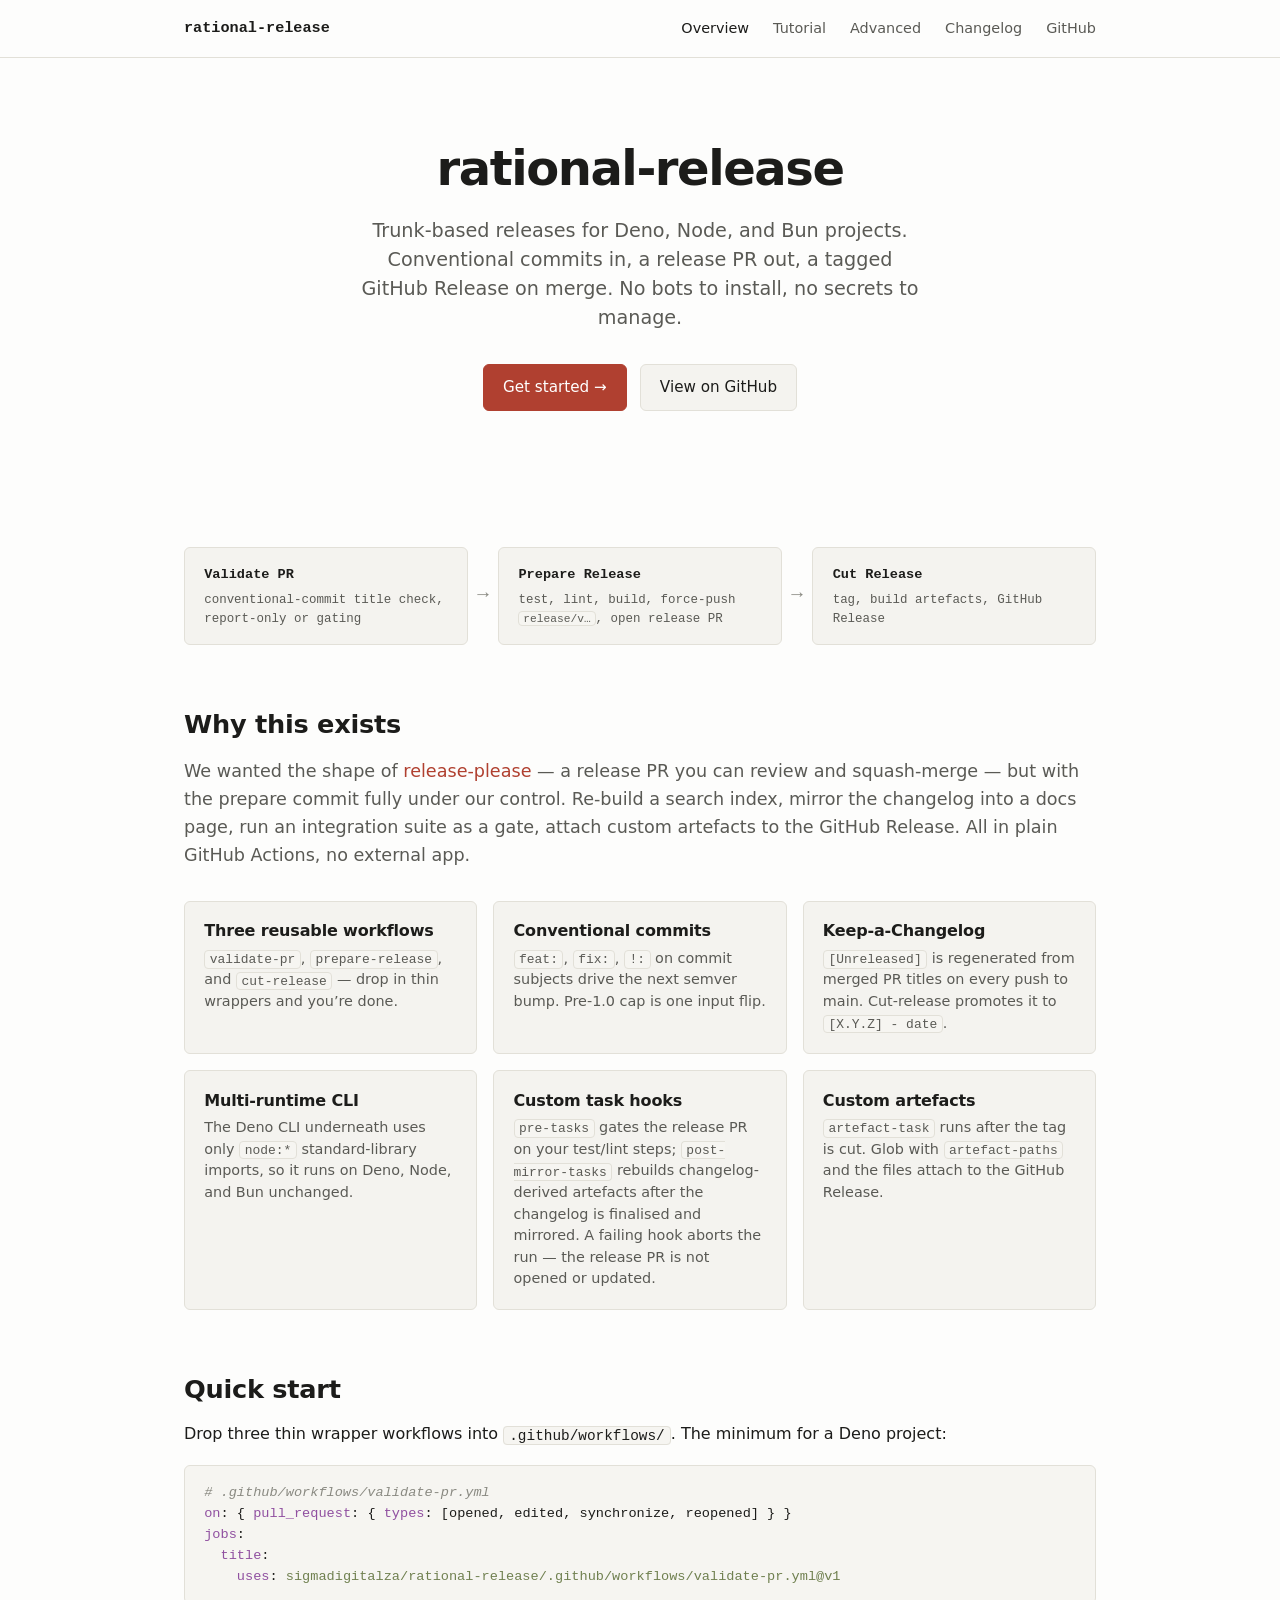
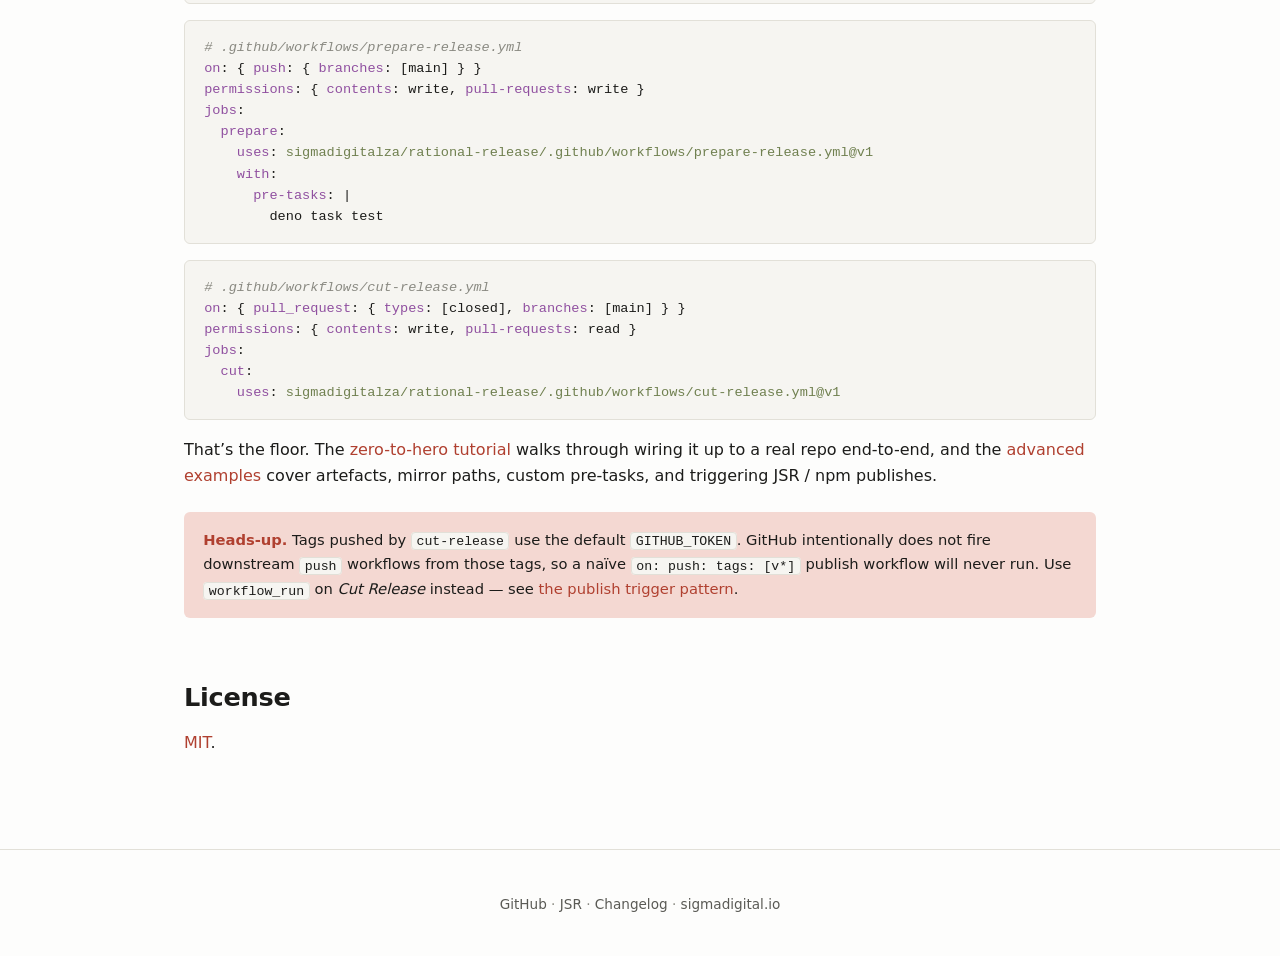
<file: docs/index.html>
<!doctype html>
<html lang="en">
<head>
  <meta charset="utf-8">
  <meta name="viewport" content="width=device-width, initial-scale=1">
  <title>rational-release — trunk-based releases for Deno, Node, and Bun</title>
  <meta name="description" content="Reusable GitHub Actions workflows and a thin CLI for trunk-based, conventional-commit-driven releases with a release-PR gate.">
  <link rel="stylesheet" href="assets/styles.css">
</head>
<body>
  <header class="site-header">
    <div class="site-header-inner">
      <a href="./" class="brand">rational-release</a>
      <nav class="nav">
        <a href="./" class="current">Overview</a>
        <a href="tutorial.html">Tutorial</a>
        <a href="advanced.html">Advanced</a>
        <a href="changelog.html">Changelog</a>
        <a href="https://github.com/sigmadigitalza/rational-release">GitHub</a>
      </nav>
    </div>
  </header>

  <section class="hero">
    <h1>rational-release</h1>
    <p class="tagline">
      Trunk-based releases for Deno, Node, and Bun projects.
      Conventional commits in, a release PR out, a tagged GitHub Release on merge.
      No bots to install, no secrets to manage.
    </p>
    <div class="hero-ctas">
      <a class="btn btn-primary" href="tutorial.html">Get started →</a>
      <a class="btn" href="https://github.com/sigmadigitalza/rational-release">View on GitHub</a>
    </div>
  </section>

  <main class="container-wide">

    <div class="flow">
      <div class="flow-step">
        <div class="flow-step-title">Validate PR</div>
        <div class="flow-step-body">conventional-commit title check, report-only or gating</div>
      </div>
      <div class="flow-arrow">→</div>
      <div class="flow-step">
        <div class="flow-step-title">Prepare Release</div>
        <div class="flow-step-body">test, lint, build, force-push <code>release/v…</code>, open release PR</div>
      </div>
      <div class="flow-arrow">→</div>
      <div class="flow-step">
        <div class="flow-step-title">Cut Release</div>
        <div class="flow-step-body">tag, build artefacts, GitHub Release</div>
      </div>
    </div>

    <h2>Why this exists</h2>

    <p class="lead">
      We wanted the shape of <a href="https://github.com/googleapis/release-please">release-please</a> &mdash;
      a release PR you can review and squash-merge &mdash; but with the prepare commit fully under our control.
      Re-build a search index, mirror the changelog into a docs page, run an integration suite as a gate,
      attach custom artefacts to the GitHub Release. All in plain GitHub Actions, no external app.
    </p>

    <div class="features">
      <div class="feature">
        <h3>Three reusable workflows</h3>
        <p>
          <code>validate-pr</code>, <code>prepare-release</code>, and <code>cut-release</code> &mdash;
          drop in thin wrappers and you&rsquo;re done.
        </p>
      </div>
      <div class="feature">
        <h3>Conventional commits</h3>
        <p>
          <code>feat:</code>, <code>fix:</code>, <code>!:</code> on commit subjects drive the next semver bump.
          Pre-1.0 cap is one input flip.
        </p>
      </div>
      <div class="feature">
        <h3>Keep-a-Changelog</h3>
        <p>
          <code>[Unreleased]</code> is regenerated from merged PR titles on every push to main.
          Cut-release promotes it to <code>[X.Y.Z] - date</code>.
        </p>
      </div>
      <div class="feature">
        <h3>Multi-runtime CLI</h3>
        <p>
          The Deno CLI underneath uses only <code>node:*</code> standard-library imports,
          so it runs on Deno, Node, and Bun unchanged.
        </p>
      </div>
      <div class="feature">
        <h3>Custom task hooks</h3>
        <p>
          <code>pre-tasks</code> gates the release PR on your test/lint steps;
          <code>post-mirror-tasks</code> rebuilds changelog-derived artefacts after the
          changelog is finalised and mirrored. A failing hook aborts the run — the
          release PR is not opened or updated.
        </p>
      </div>
      <div class="feature">
        <h3>Custom artefacts</h3>
        <p>
          <code>artefact-task</code> runs after the tag is cut. Glob with <code>artefact-paths</code>
          and the files attach to the GitHub Release.
        </p>
      </div>
    </div>

    <h2>Quick start</h2>

    <p>
      Drop three thin wrapper workflows into <code>.github/workflows/</code>.
      The minimum for a Deno project:
    </p>

<pre><code><span class="tok-c"># .github/workflows/validate-pr.yml</span>
<span class="tok-k">on</span>: { <span class="tok-k">pull_request</span>: { <span class="tok-k">types</span>: [opened, edited, synchronize, reopened] } }
<span class="tok-k">jobs</span>:
  <span class="tok-k">title</span>:
    <span class="tok-k">uses</span>: <span class="tok-s">sigmadigitalza/rational-release/.github/workflows/validate-pr.yml@v1</span></code></pre>

<pre><code><span class="tok-c"># .github/workflows/prepare-release.yml</span>
<span class="tok-k">on</span>: { <span class="tok-k">push</span>: { <span class="tok-k">branches</span>: [main] } }
<span class="tok-k">permissions</span>: { <span class="tok-k">contents</span>: write, <span class="tok-k">pull-requests</span>: write }
<span class="tok-k">jobs</span>:
  <span class="tok-k">prepare</span>:
    <span class="tok-k">uses</span>: <span class="tok-s">sigmadigitalza/rational-release/.github/workflows/prepare-release.yml@v1</span>
    <span class="tok-k">with</span>:
      <span class="tok-k">pre-tasks</span>: |
        deno task test</code></pre>

<pre><code><span class="tok-c"># .github/workflows/cut-release.yml</span>
<span class="tok-k">on</span>: { <span class="tok-k">pull_request</span>: { <span class="tok-k">types</span>: [closed], <span class="tok-k">branches</span>: [main] } }
<span class="tok-k">permissions</span>: { <span class="tok-k">contents</span>: write, <span class="tok-k">pull-requests</span>: read }
<span class="tok-k">jobs</span>:
  <span class="tok-k">cut</span>:
    <span class="tok-k">uses</span>: <span class="tok-s">sigmadigitalza/rational-release/.github/workflows/cut-release.yml@v1</span></code></pre>

    <p>
      That&rsquo;s the floor. The
      <a href="tutorial.html">zero-to-hero tutorial</a> walks through wiring it up to a real repo end-to-end,
      and the <a href="advanced.html">advanced examples</a> cover artefacts, mirror paths, custom pre-tasks,
      and triggering JSR / npm publishes.
    </p>

    <div class="callout">
      <strong>Heads-up.</strong> Tags pushed by <code>cut-release</code> use the default
      <code>GITHUB_TOKEN</code>. GitHub intentionally does not fire downstream <code>push</code> workflows
      from those tags, so a naïve <code>on: push: tags: [v*]</code> publish workflow will never run.
      Use <code>workflow_run</code> on <em>Cut Release</em> instead &mdash;
      see <a href="advanced.html#publish">the publish trigger pattern</a>.
    </div>

    <h2>License</h2>
    <p><a href="https://github.com/sigmadigitalza/rational-release/blob/main/LICENSE">MIT</a>.</p>

  </main>

  <footer class="site-footer">
    <p>
      <a href="https://github.com/sigmadigitalza/rational-release">GitHub</a>
      &middot;
      <a href="https://jsr.io/@sigmadigitalza/rational-release">JSR</a>
      &middot;
      <a href="changelog.html">Changelog</a>
      &middot;
      <a href="https://sigmadigital.io">sigmadigital.io</a>
    </p>
  </footer>

</body>
</html>
</file>
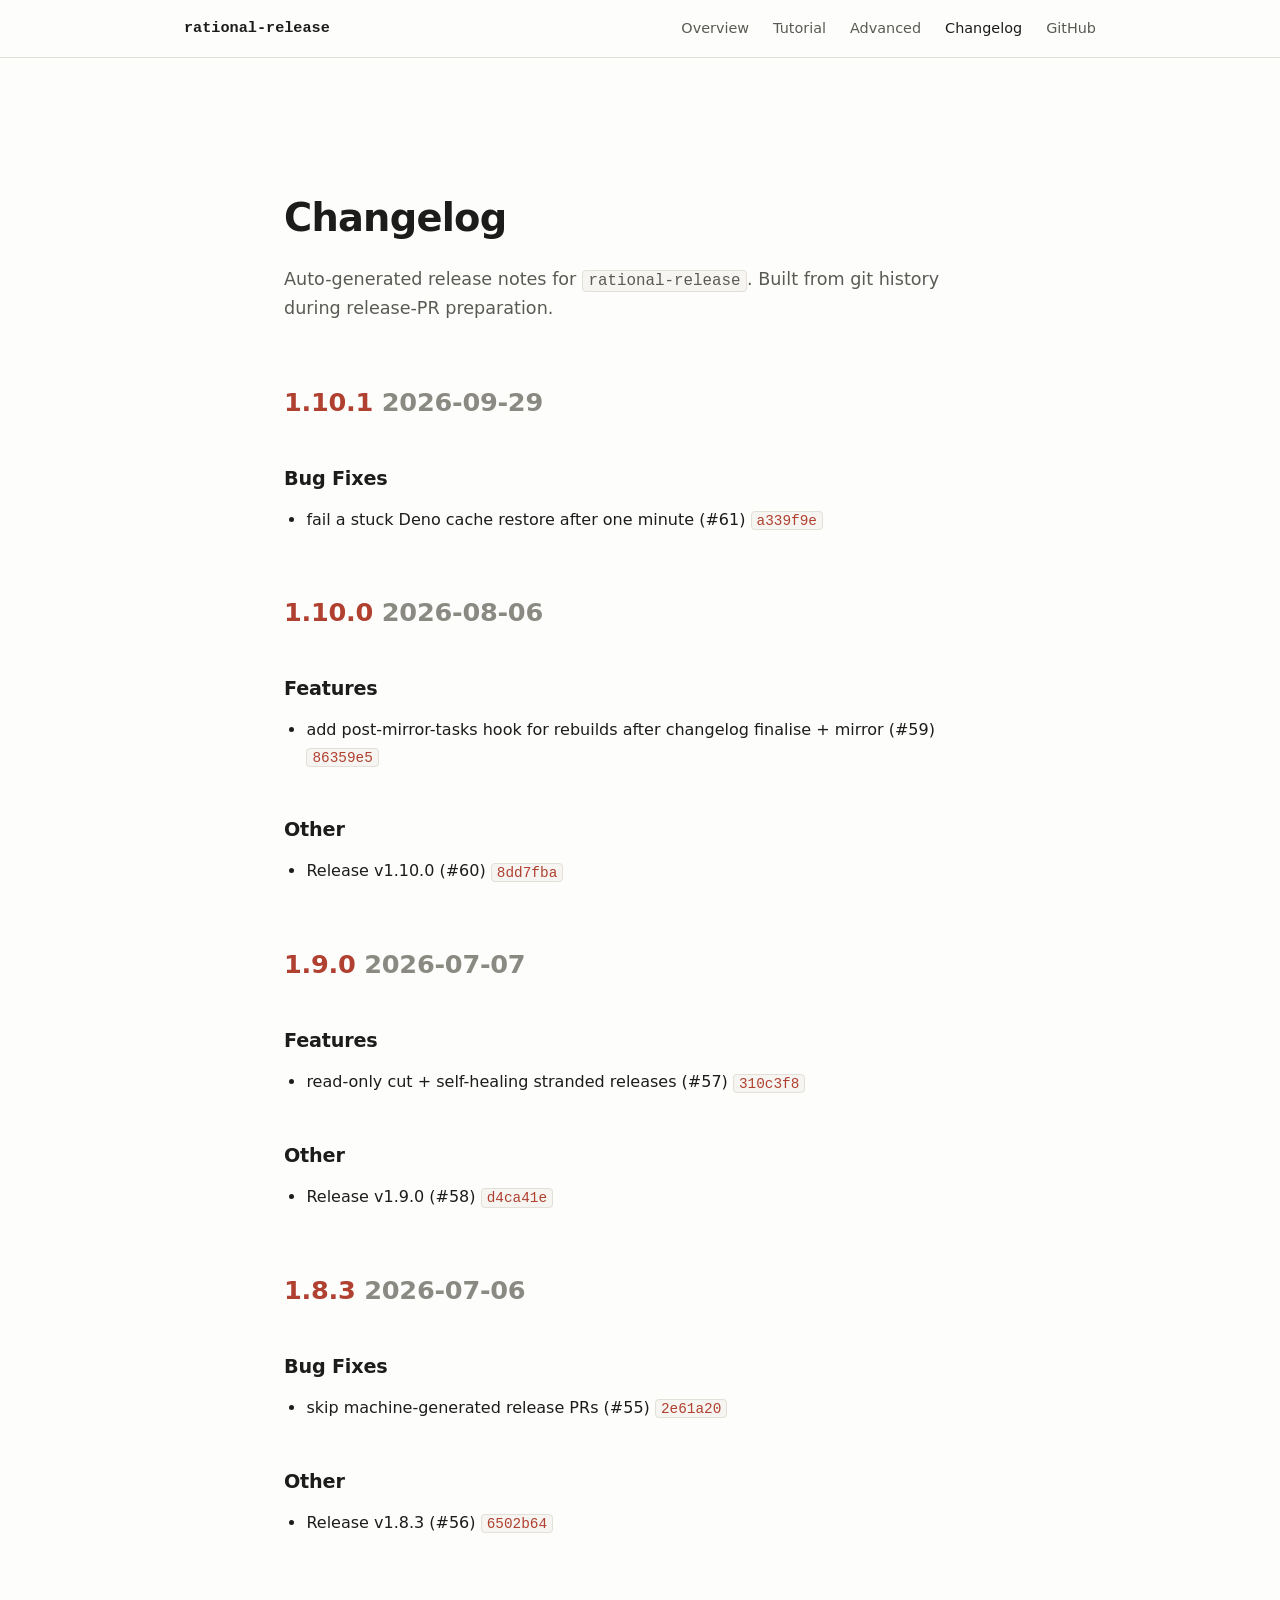
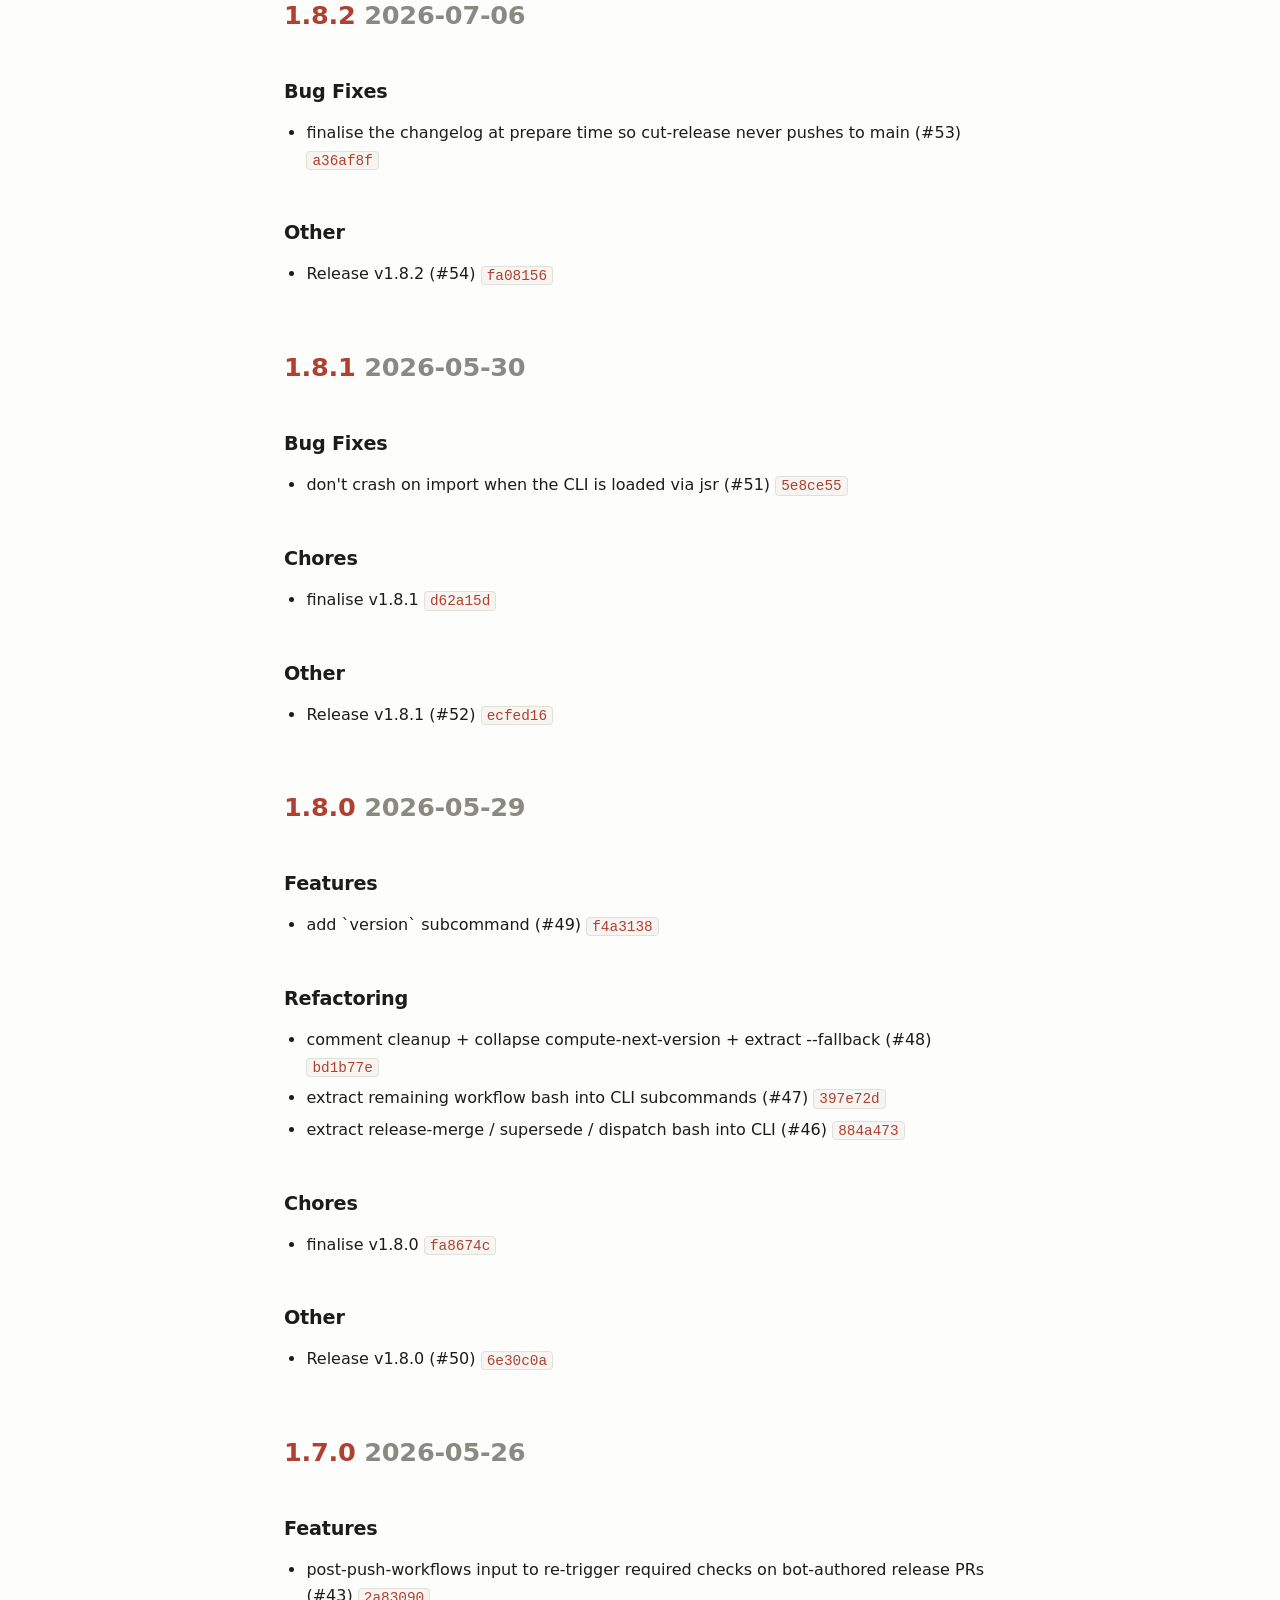
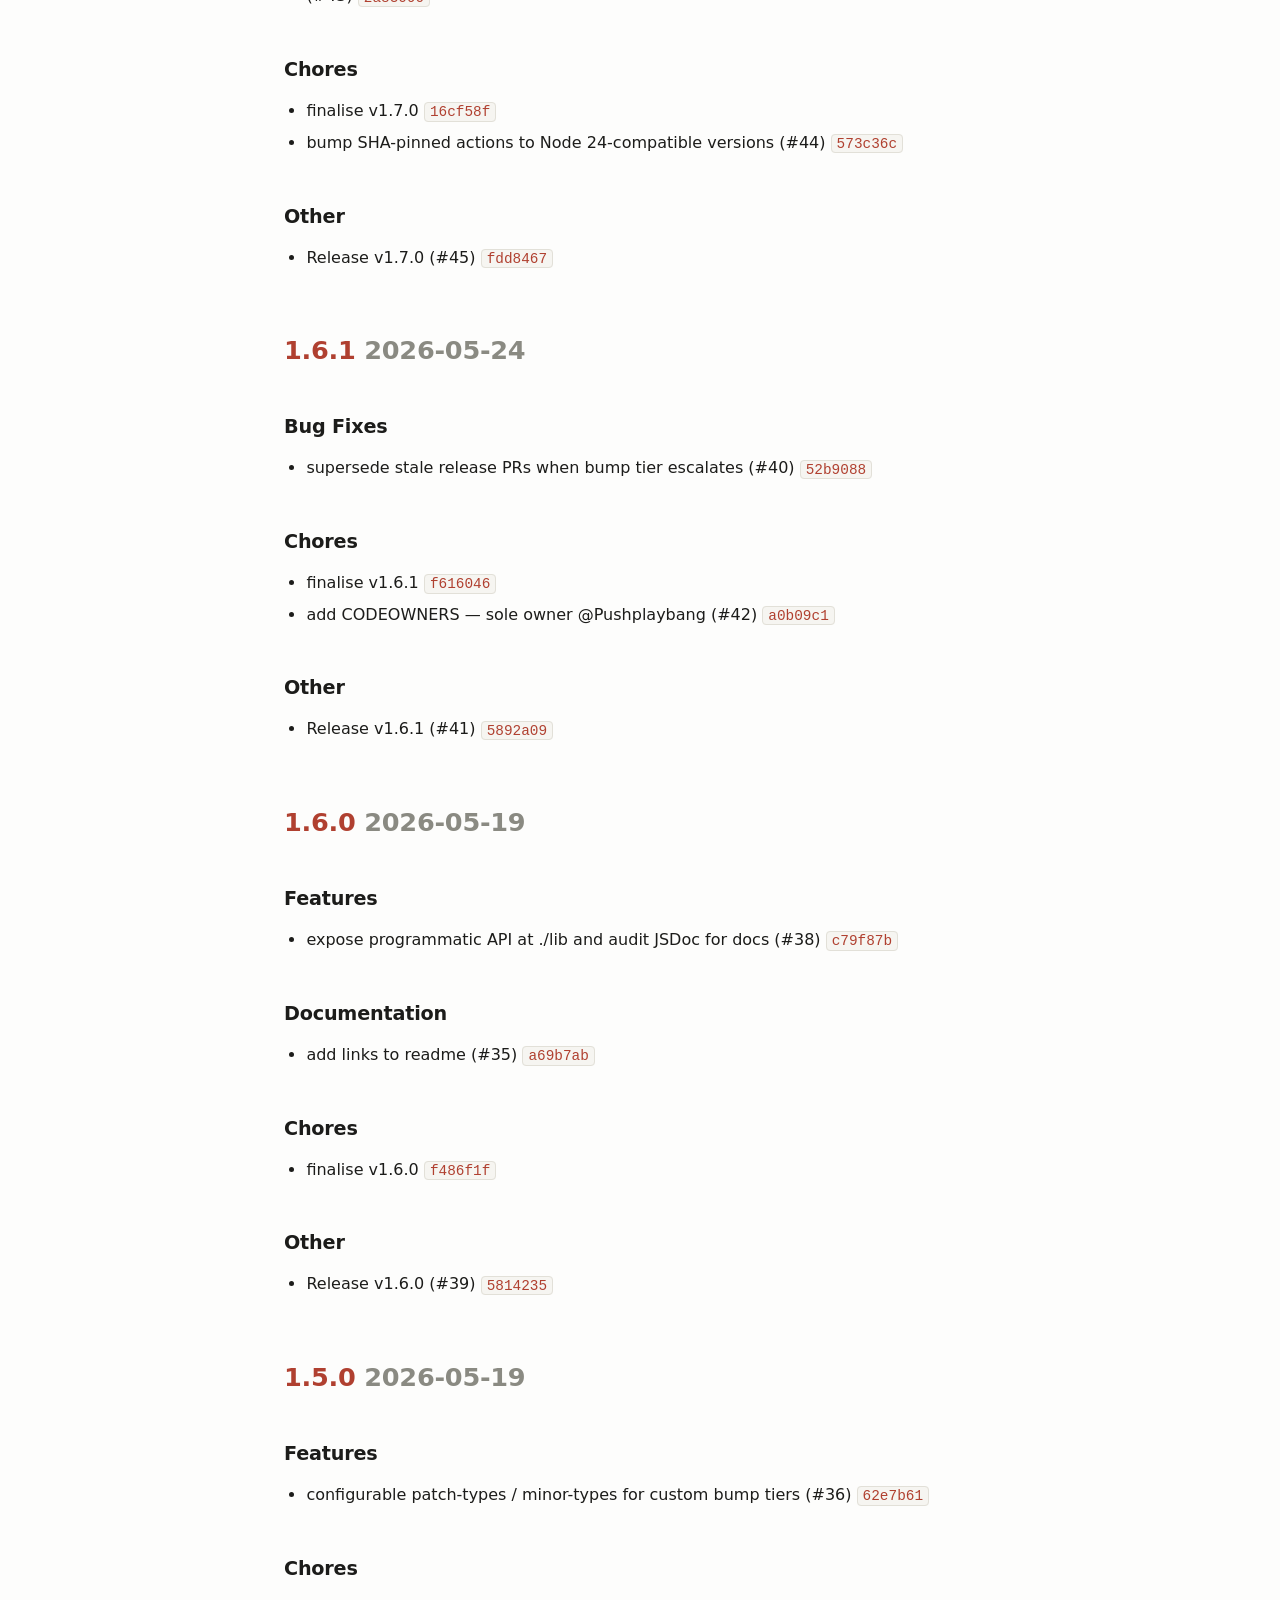
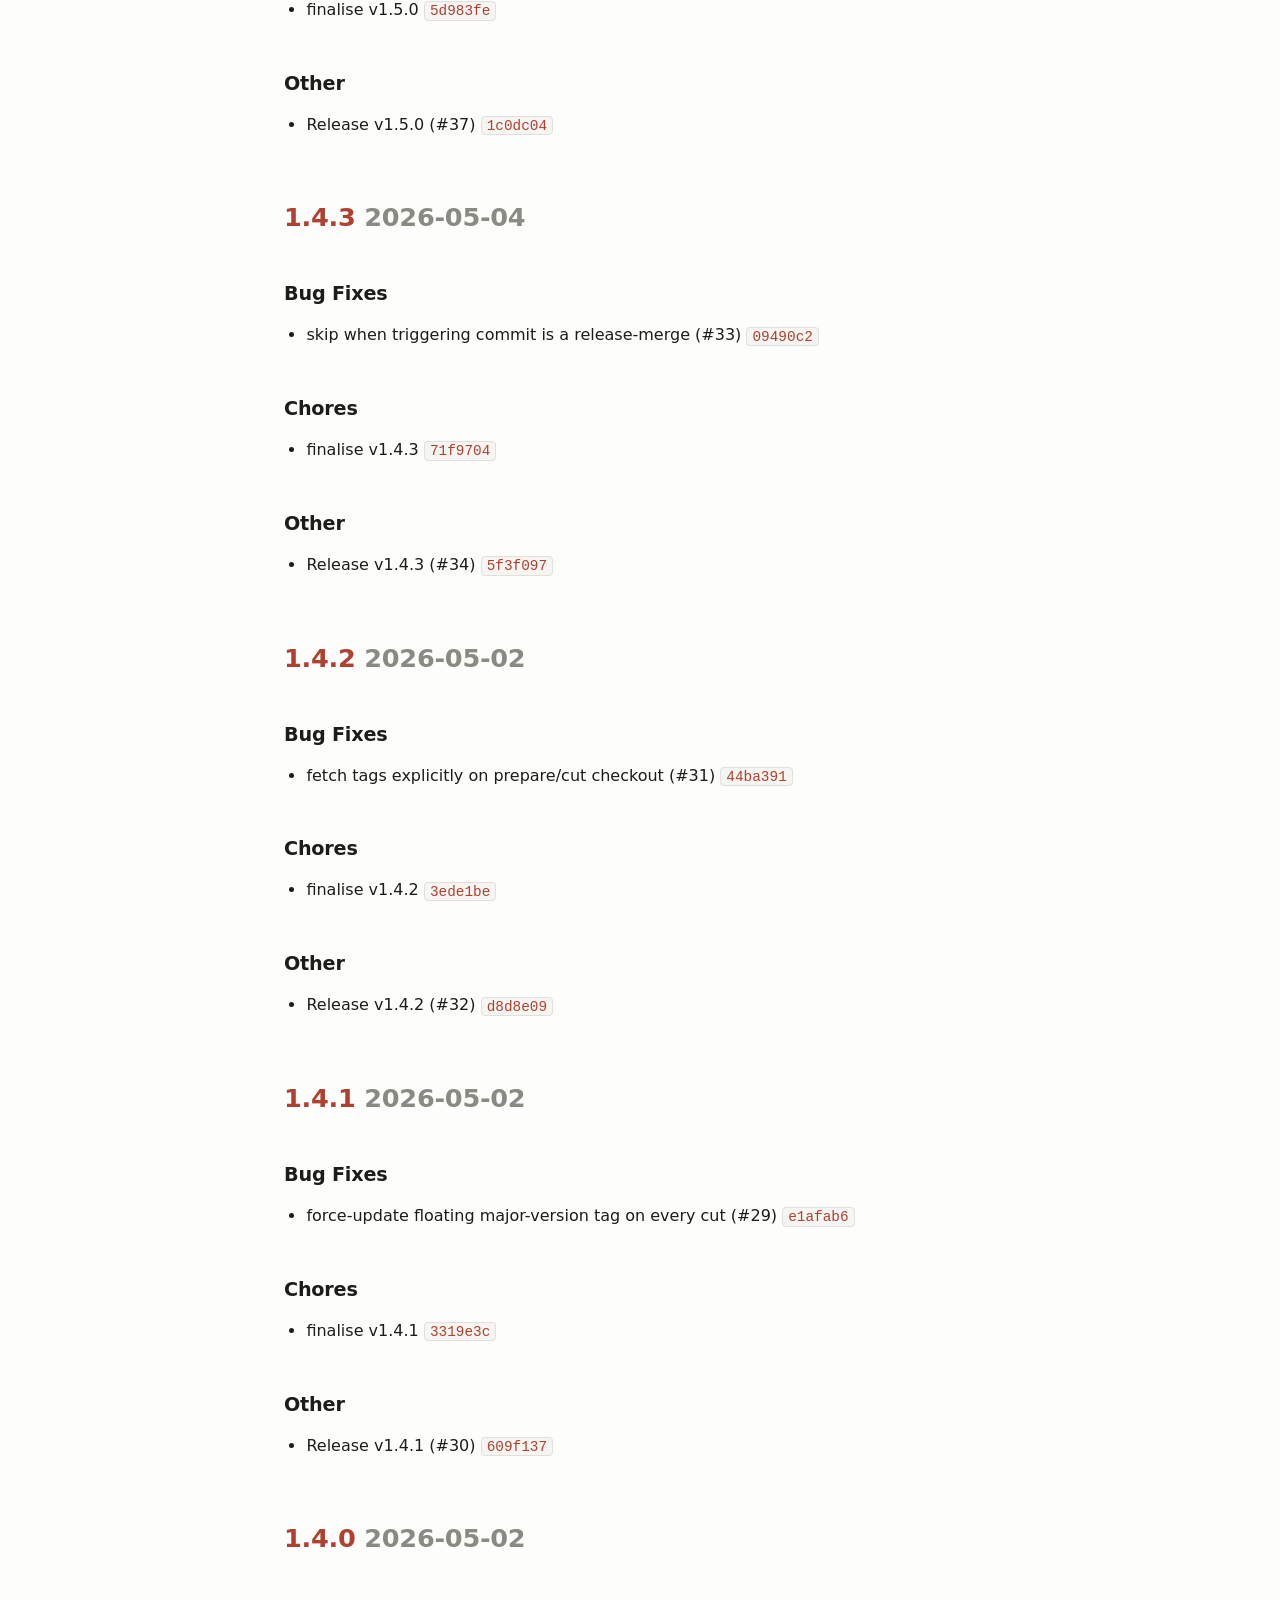
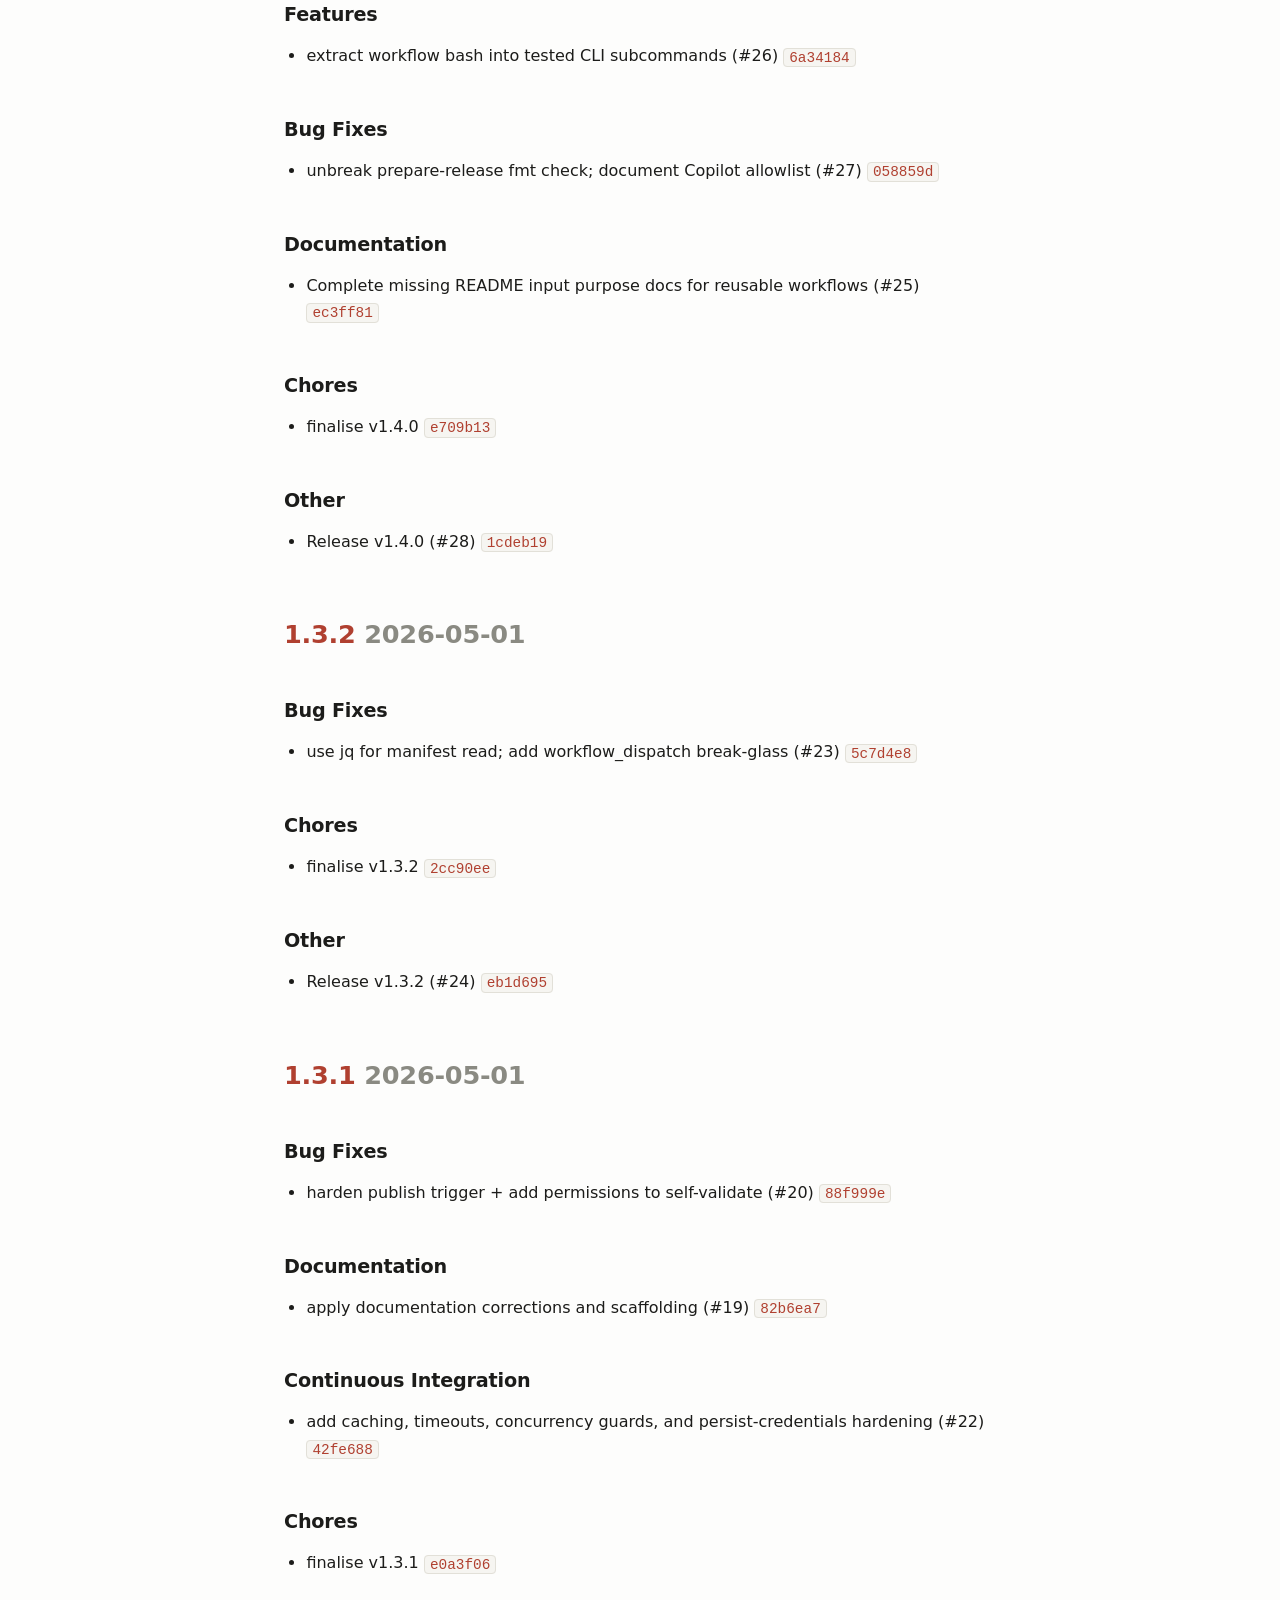
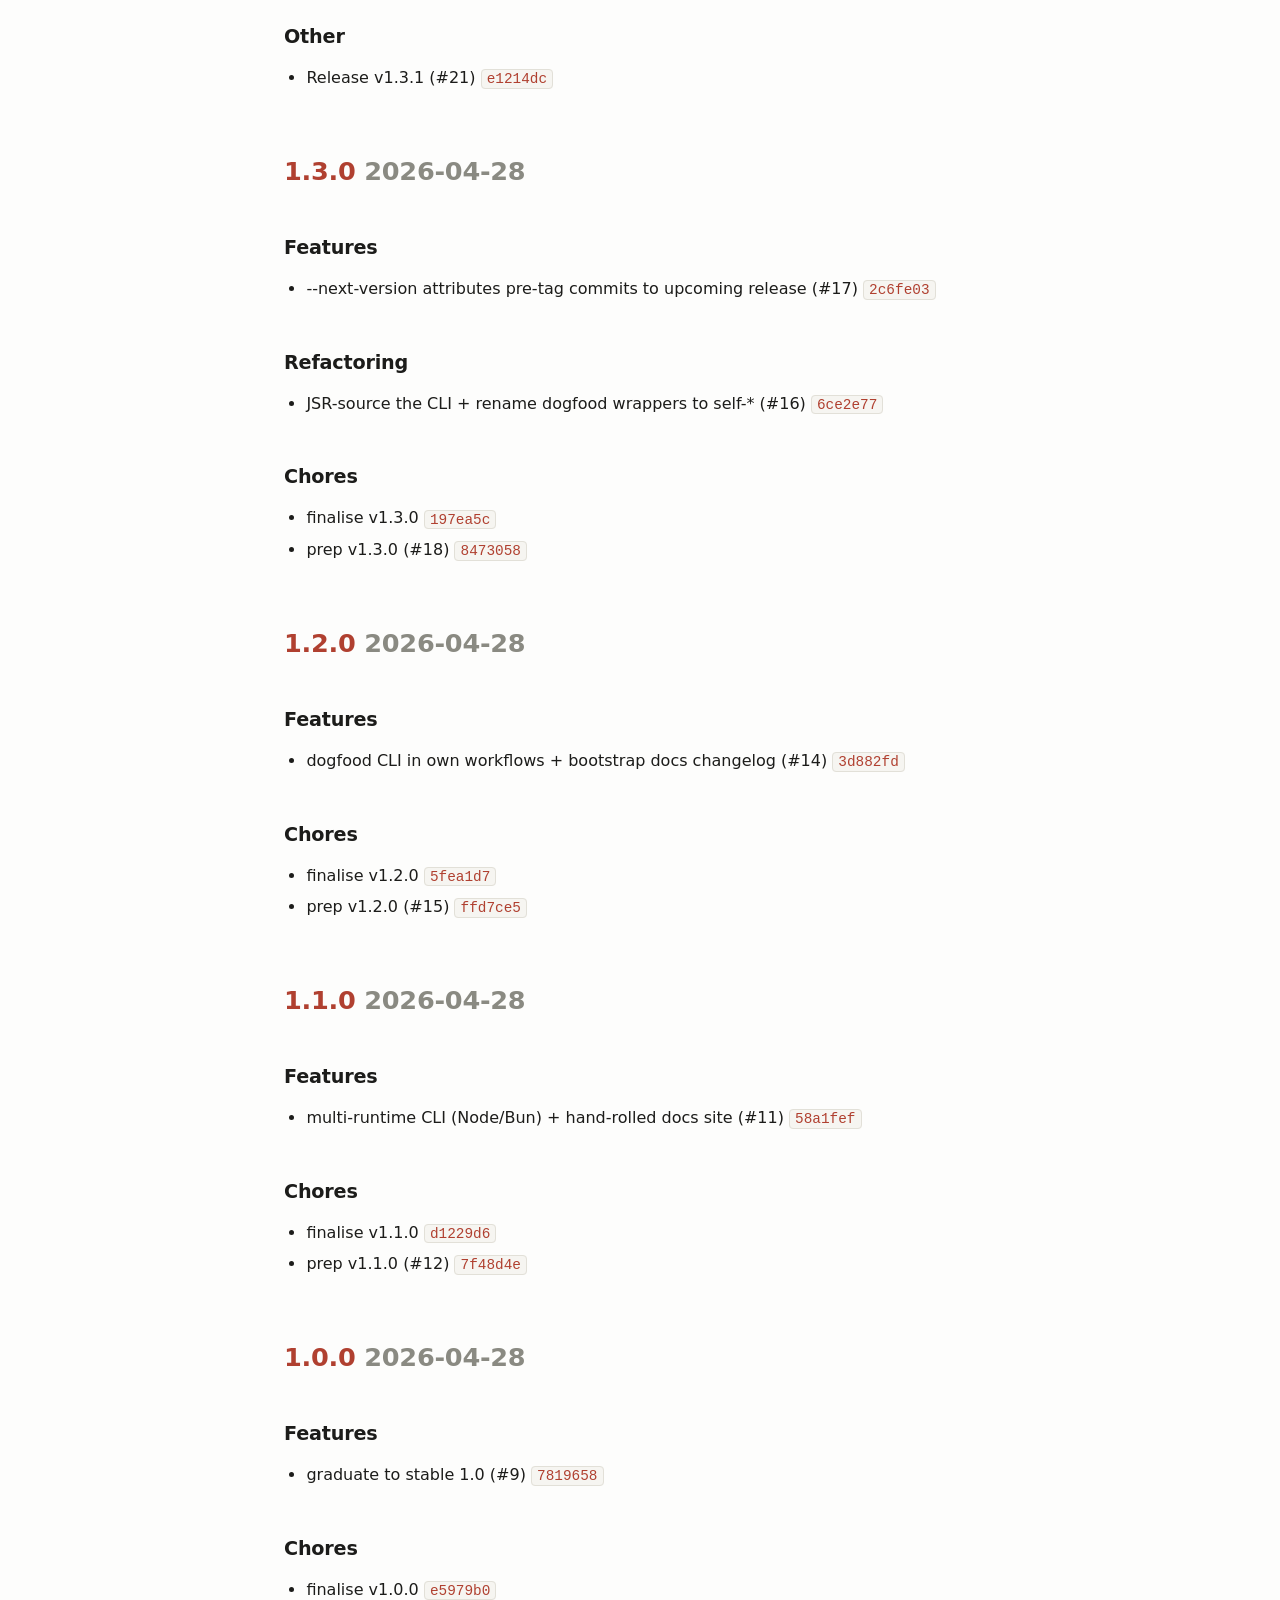
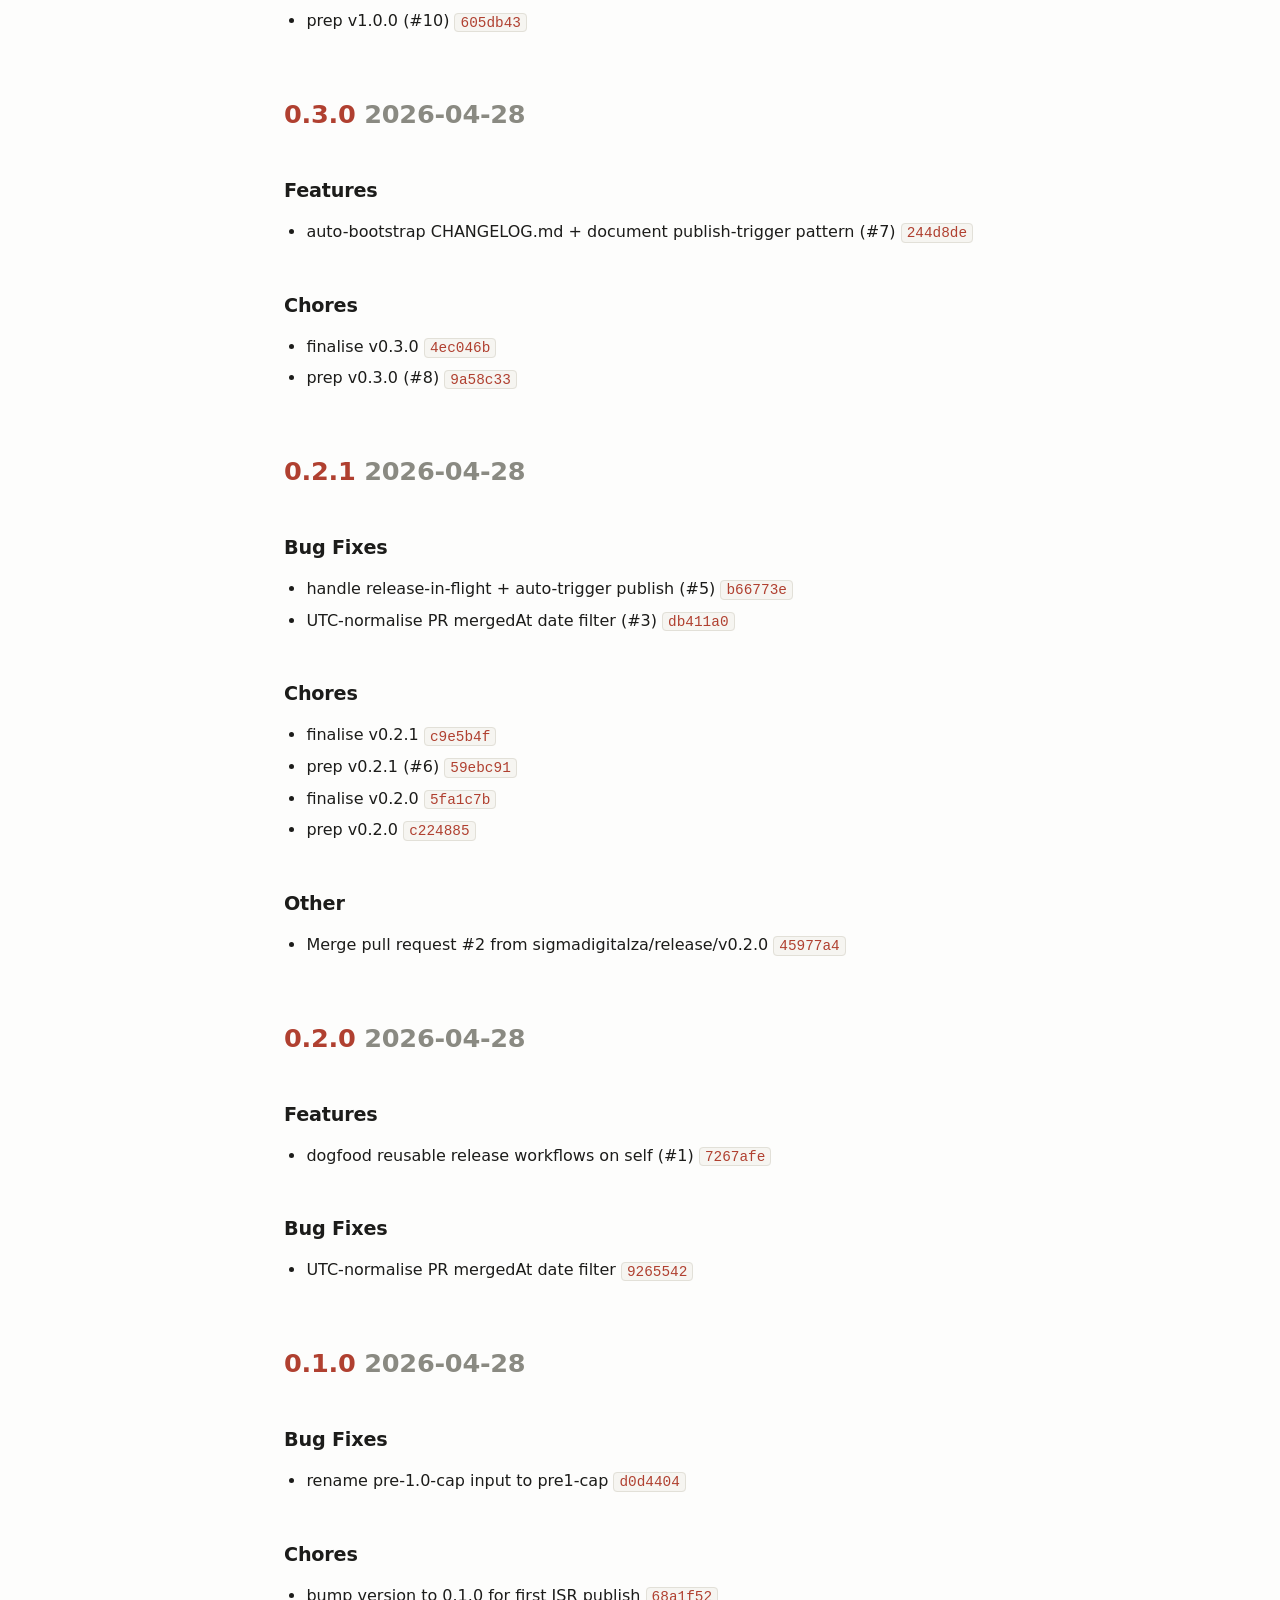
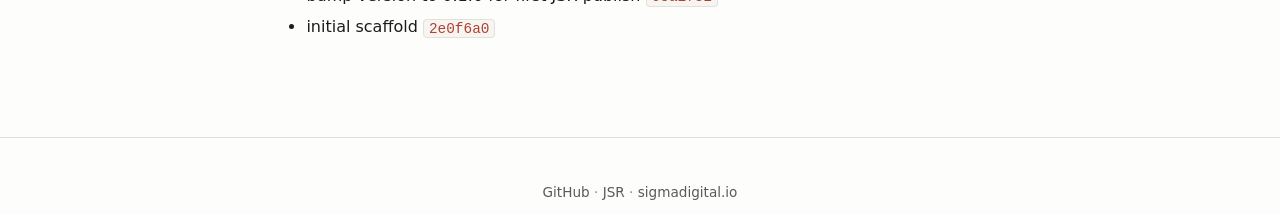
<file: docs/changelog.html>
<!doctype html>
<html lang="en">
<head>
  <meta charset="utf-8">
  <meta name="viewport" content="width=device-width, initial-scale=1">
  <title>Changelog — rational-release</title>
  <meta name="description" content="Auto-generated release notes for rational-release.">
  <link rel="stylesheet" href="assets/styles.css">
</head>
<body>
  <header class="site-header">
    <div class="site-header-inner">
      <a href="./" class="brand">rational-release</a>
      <nav class="nav">
        <a href="./">Overview</a>
        <a href="tutorial.html">Tutorial</a>
        <a href="advanced.html">Advanced</a>
        <a href="changelog.html" class="current">Changelog</a>
        <a href="https://github.com/sigmadigitalza/rational-release">GitHub</a>
      </nav>
    </div>
  </header>
  <main class="container">
    <h1>Changelog</h1>
    <p class="lead">Auto-generated release notes for <code>rational-release</code>. Built from git history during release-PR preparation.</p>
<h2><a href="https://github.com/sigmadigitalza/rational-release/compare/v1.10.0...v1.10.1">1.10.1</a> <span class="muted">2026-09-29</span></h2>
<h3>Bug Fixes</h3>
<ul>
  <li>fail a stuck Deno cache restore after one minute (#61) <a href="https://github.com/sigmadigitalza/rational-release/commit/a339f9e92eaf5a5d35a7d69caf34523398c06004"><code>a339f9e</code></a></li>
</ul>
<h2><a href="https://github.com/sigmadigitalza/rational-release/compare/v1.9.0...v1.10.0">1.10.0</a> <span class="muted">2026-08-06</span></h2>
<h3>Features</h3>
<ul>
  <li>add post-mirror-tasks hook for rebuilds after changelog finalise + mirror (#59) <a href="https://github.com/sigmadigitalza/rational-release/commit/86359e5e69200a82f6d1d5eb3bce17c74fc3ad01"><code>86359e5</code></a></li>
</ul>
<h3>Other</h3>
<ul>
  <li>Release v1.10.0 (#60) <a href="https://github.com/sigmadigitalza/rational-release/commit/8dd7fba111396d8c95ac0cd3ed3aa8d814a9b5ed"><code>8dd7fba</code></a></li>
</ul>
<h2><a href="https://github.com/sigmadigitalza/rational-release/compare/v1.8.3...v1.9.0">1.9.0</a> <span class="muted">2026-07-07</span></h2>
<h3>Features</h3>
<ul>
  <li>read-only cut + self-healing stranded releases (#57) <a href="https://github.com/sigmadigitalza/rational-release/commit/310c3f81cdd33ef50f526e6c2004f632b2b7d481"><code>310c3f8</code></a></li>
</ul>
<h3>Other</h3>
<ul>
  <li>Release v1.9.0 (#58) <a href="https://github.com/sigmadigitalza/rational-release/commit/d4ca41e623dbeaa7c375bc767eb064e8fae03b14"><code>d4ca41e</code></a></li>
</ul>
<h2><a href="https://github.com/sigmadigitalza/rational-release/compare/v1.8.2...v1.8.3">1.8.3</a> <span class="muted">2026-07-06</span></h2>
<h3>Bug Fixes</h3>
<ul>
  <li>skip machine-generated release PRs (#55) <a href="https://github.com/sigmadigitalza/rational-release/commit/2e61a202cdad9facc08777ae5808ba57aaf5e1e9"><code>2e61a20</code></a></li>
</ul>
<h3>Other</h3>
<ul>
  <li>Release v1.8.3 (#56) <a href="https://github.com/sigmadigitalza/rational-release/commit/6502b649720050b72385d74f097a3b3b20e3786b"><code>6502b64</code></a></li>
</ul>
<h2><a href="https://github.com/sigmadigitalza/rational-release/compare/v1.8.1...v1.8.2">1.8.2</a> <span class="muted">2026-07-06</span></h2>
<h3>Bug Fixes</h3>
<ul>
  <li>finalise the changelog at prepare time so cut-release never pushes to main (#53) <a href="https://github.com/sigmadigitalza/rational-release/commit/a36af8fe291b8c7750da8ff53c448dd351ff5fc1"><code>a36af8f</code></a></li>
</ul>
<h3>Other</h3>
<ul>
  <li>Release v1.8.2 (#54) <a href="https://github.com/sigmadigitalza/rational-release/commit/fa0815626657c5054a15ebd26482cfc541b161ce"><code>fa08156</code></a></li>
</ul>
<h2><a href="https://github.com/sigmadigitalza/rational-release/compare/v1.8.0...v1.8.1">1.8.1</a> <span class="muted">2026-05-30</span></h2>
<h3>Bug Fixes</h3>
<ul>
  <li>don&#39;t crash on import when the CLI is loaded via jsr (#51) <a href="https://github.com/sigmadigitalza/rational-release/commit/5e8ce5563b1949112410f2485e37c3d03017cbe9"><code>5e8ce55</code></a></li>
</ul>
<h3>Chores</h3>
<ul>
  <li>finalise v1.8.1 <a href="https://github.com/sigmadigitalza/rational-release/commit/d62a15d7ea16898286bc9c928ecc1046f9ac177c"><code>d62a15d</code></a></li>
</ul>
<h3>Other</h3>
<ul>
  <li>Release v1.8.1 (#52) <a href="https://github.com/sigmadigitalza/rational-release/commit/ecfed168e4336a1b802f29b1c363953031d5092a"><code>ecfed16</code></a></li>
</ul>
<h2><a href="https://github.com/sigmadigitalza/rational-release/compare/v1.7.0...v1.8.0">1.8.0</a> <span class="muted">2026-05-29</span></h2>
<h3>Features</h3>
<ul>
  <li>add `version` subcommand (#49) <a href="https://github.com/sigmadigitalza/rational-release/commit/f4a31382cfbffba70112bdfc981ed46a1c44c4b2"><code>f4a3138</code></a></li>
</ul>
<h3>Refactoring</h3>
<ul>
  <li>comment cleanup + collapse compute-next-version + extract --fallback (#48) <a href="https://github.com/sigmadigitalza/rational-release/commit/bd1b77ea8ca270873e8bdad43d459d97adfacd68"><code>bd1b77e</code></a></li>
  <li>extract remaining workflow bash into CLI subcommands (#47) <a href="https://github.com/sigmadigitalza/rational-release/commit/397e72d55696f6b040a0ca60cf0961531cc7cc2e"><code>397e72d</code></a></li>
  <li>extract release-merge / supersede / dispatch bash into CLI (#46) <a href="https://github.com/sigmadigitalza/rational-release/commit/884a47322d1ba95e0ebb26c060588741e2406441"><code>884a473</code></a></li>
</ul>
<h3>Chores</h3>
<ul>
  <li>finalise v1.8.0 <a href="https://github.com/sigmadigitalza/rational-release/commit/fa8674ce3d4d2bad85bb0412b63f5be66dde5f36"><code>fa8674c</code></a></li>
</ul>
<h3>Other</h3>
<ul>
  <li>Release v1.8.0 (#50) <a href="https://github.com/sigmadigitalza/rational-release/commit/6e30c0a116ee07588c5dfacded7dcc956bd3c138"><code>6e30c0a</code></a></li>
</ul>
<h2><a href="https://github.com/sigmadigitalza/rational-release/compare/v1.6.1...v1.7.0">1.7.0</a> <span class="muted">2026-05-26</span></h2>
<h3>Features</h3>
<ul>
  <li>post-push-workflows input to re-trigger required checks on bot-authored release PRs (#43) <a href="https://github.com/sigmadigitalza/rational-release/commit/2a830907e1f8fe43723bb5c144458ec4be098aaa"><code>2a83090</code></a></li>
</ul>
<h3>Chores</h3>
<ul>
  <li>finalise v1.7.0 <a href="https://github.com/sigmadigitalza/rational-release/commit/16cf58f4950fb2291ad2be23f0e74e2d0f5b0b90"><code>16cf58f</code></a></li>
  <li>bump SHA-pinned actions to Node 24-compatible versions (#44) <a href="https://github.com/sigmadigitalza/rational-release/commit/573c36cf6b26aba6fc8c5c97824e903ce3a8913c"><code>573c36c</code></a></li>
</ul>
<h3>Other</h3>
<ul>
  <li>Release v1.7.0 (#45) <a href="https://github.com/sigmadigitalza/rational-release/commit/fdd846725de432056f5b75db31fd9a7c6879fd26"><code>fdd8467</code></a></li>
</ul>
<h2><a href="https://github.com/sigmadigitalza/rational-release/compare/v1.6.0...v1.6.1">1.6.1</a> <span class="muted">2026-05-24</span></h2>
<h3>Bug Fixes</h3>
<ul>
  <li>supersede stale release PRs when bump tier escalates (#40) <a href="https://github.com/sigmadigitalza/rational-release/commit/52b908873b645fd8e01d5e707b65f9d4318268c4"><code>52b9088</code></a></li>
</ul>
<h3>Chores</h3>
<ul>
  <li>finalise v1.6.1 <a href="https://github.com/sigmadigitalza/rational-release/commit/f61604645d29f1473d2ee7962f9e22db8c5c01e1"><code>f616046</code></a></li>
  <li>add CODEOWNERS — sole owner @Pushplaybang (#42) <a href="https://github.com/sigmadigitalza/rational-release/commit/a0b09c1a785a17a9642e0d22ad40f363074373f7"><code>a0b09c1</code></a></li>
</ul>
<h3>Other</h3>
<ul>
  <li>Release v1.6.1 (#41) <a href="https://github.com/sigmadigitalza/rational-release/commit/5892a09df6889b39a4a3f92d3e61c0334560bf31"><code>5892a09</code></a></li>
</ul>
<h2><a href="https://github.com/sigmadigitalza/rational-release/compare/v1.5.0...v1.6.0">1.6.0</a> <span class="muted">2026-05-19</span></h2>
<h3>Features</h3>
<ul>
  <li>expose programmatic API at ./lib and audit JSDoc for docs (#38) <a href="https://github.com/sigmadigitalza/rational-release/commit/c79f87ba882153cb1101e7dfbad2a5be34750d3b"><code>c79f87b</code></a></li>
</ul>
<h3>Documentation</h3>
<ul>
  <li>add links to readme (#35) <a href="https://github.com/sigmadigitalza/rational-release/commit/a69b7abb60b3c37eb40ab09d4704e049a6589fbb"><code>a69b7ab</code></a></li>
</ul>
<h3>Chores</h3>
<ul>
  <li>finalise v1.6.0 <a href="https://github.com/sigmadigitalza/rational-release/commit/f486f1f8e5891622975f9c99a21c519315a2a215"><code>f486f1f</code></a></li>
</ul>
<h3>Other</h3>
<ul>
  <li>Release v1.6.0 (#39) <a href="https://github.com/sigmadigitalza/rational-release/commit/5814235256584d99e389e2928834fc60a7f25c03"><code>5814235</code></a></li>
</ul>
<h2><a href="https://github.com/sigmadigitalza/rational-release/compare/v1.4.3...v1.5.0">1.5.0</a> <span class="muted">2026-05-19</span></h2>
<h3>Features</h3>
<ul>
  <li>configurable patch-types / minor-types for custom bump tiers (#36) <a href="https://github.com/sigmadigitalza/rational-release/commit/62e7b61a74b9de6429051889d627073f2a552f77"><code>62e7b61</code></a></li>
</ul>
<h3>Chores</h3>
<ul>
  <li>finalise v1.5.0 <a href="https://github.com/sigmadigitalza/rational-release/commit/5d983fec68593f2f72c84f4287e095285f416de1"><code>5d983fe</code></a></li>
</ul>
<h3>Other</h3>
<ul>
  <li>Release v1.5.0 (#37) <a href="https://github.com/sigmadigitalza/rational-release/commit/1c0dc04e4fee173974c0cb01e024b372ba7589a6"><code>1c0dc04</code></a></li>
</ul>
<h2><a href="https://github.com/sigmadigitalza/rational-release/compare/v1.4.2...v1.4.3">1.4.3</a> <span class="muted">2026-05-04</span></h2>
<h3>Bug Fixes</h3>
<ul>
  <li>skip when triggering commit is a release-merge (#33) <a href="https://github.com/sigmadigitalza/rational-release/commit/09490c2a9a2a8111264f20358ff14632601fd43c"><code>09490c2</code></a></li>
</ul>
<h3>Chores</h3>
<ul>
  <li>finalise v1.4.3 <a href="https://github.com/sigmadigitalza/rational-release/commit/71f9704b66e8857531254c75e7e7f6b8f730c5f4"><code>71f9704</code></a></li>
</ul>
<h3>Other</h3>
<ul>
  <li>Release v1.4.3 (#34) <a href="https://github.com/sigmadigitalza/rational-release/commit/5f3f097ab3b83b3a9ff9433b861f012231846a4d"><code>5f3f097</code></a></li>
</ul>
<h2><a href="https://github.com/sigmadigitalza/rational-release/compare/v1.4.1...v1.4.2">1.4.2</a> <span class="muted">2026-05-02</span></h2>
<h3>Bug Fixes</h3>
<ul>
  <li>fetch tags explicitly on prepare/cut checkout (#31) <a href="https://github.com/sigmadigitalza/rational-release/commit/44ba391c5e844bb393b2a85df77b2c70ee49a6a9"><code>44ba391</code></a></li>
</ul>
<h3>Chores</h3>
<ul>
  <li>finalise v1.4.2 <a href="https://github.com/sigmadigitalza/rational-release/commit/3ede1bef46262f414be93b1210da998546502767"><code>3ede1be</code></a></li>
</ul>
<h3>Other</h3>
<ul>
  <li>Release v1.4.2 (#32) <a href="https://github.com/sigmadigitalza/rational-release/commit/d8d8e09551936e5ad310d92df85366c31b425735"><code>d8d8e09</code></a></li>
</ul>
<h2><a href="https://github.com/sigmadigitalza/rational-release/compare/v1.4.0...v1.4.1">1.4.1</a> <span class="muted">2026-05-02</span></h2>
<h3>Bug Fixes</h3>
<ul>
  <li>force-update floating major-version tag on every cut (#29) <a href="https://github.com/sigmadigitalza/rational-release/commit/e1afab6997fa190e4c75c6a1972ada41a0852a4b"><code>e1afab6</code></a></li>
</ul>
<h3>Chores</h3>
<ul>
  <li>finalise v1.4.1 <a href="https://github.com/sigmadigitalza/rational-release/commit/3319e3c520cab6ed66202007d1621c58adb65dff"><code>3319e3c</code></a></li>
</ul>
<h3>Other</h3>
<ul>
  <li>Release v1.4.1 (#30) <a href="https://github.com/sigmadigitalza/rational-release/commit/609f1376b7eedcc8a088a5d805a5c1cfb47ee55c"><code>609f137</code></a></li>
</ul>
<h2><a href="https://github.com/sigmadigitalza/rational-release/compare/v1.3.2...v1.4.0">1.4.0</a> <span class="muted">2026-05-02</span></h2>
<h3>Features</h3>
<ul>
  <li>extract workflow bash into tested CLI subcommands (#26) <a href="https://github.com/sigmadigitalza/rational-release/commit/6a341844e9497919d563d112e0fcf8096515b11c"><code>6a34184</code></a></li>
</ul>
<h3>Bug Fixes</h3>
<ul>
  <li>unbreak prepare-release fmt check; document Copilot allowlist (#27) <a href="https://github.com/sigmadigitalza/rational-release/commit/058859d08cb24fda400ce690378058d3763aae34"><code>058859d</code></a></li>
</ul>
<h3>Documentation</h3>
<ul>
  <li>Complete missing README input purpose docs for reusable workflows (#25) <a href="https://github.com/sigmadigitalza/rational-release/commit/ec3ff819610e00fa311ef7778d52b6ecbdd7f5c0"><code>ec3ff81</code></a></li>
</ul>
<h3>Chores</h3>
<ul>
  <li>finalise v1.4.0 <a href="https://github.com/sigmadigitalza/rational-release/commit/e709b13a50921da2c21b3ce647cc85e5777efc34"><code>e709b13</code></a></li>
</ul>
<h3>Other</h3>
<ul>
  <li>Release v1.4.0 (#28) <a href="https://github.com/sigmadigitalza/rational-release/commit/1cdeb192e81e72568f8a255cc97732308cb84066"><code>1cdeb19</code></a></li>
</ul>
<h2><a href="https://github.com/sigmadigitalza/rational-release/compare/v1.3.1...v1.3.2">1.3.2</a> <span class="muted">2026-05-01</span></h2>
<h3>Bug Fixes</h3>
<ul>
  <li>use jq for manifest read; add workflow_dispatch break-glass (#23) <a href="https://github.com/sigmadigitalza/rational-release/commit/5c7d4e892df5a75be38bc49df15c9efd7f302c6a"><code>5c7d4e8</code></a></li>
</ul>
<h3>Chores</h3>
<ul>
  <li>finalise v1.3.2 <a href="https://github.com/sigmadigitalza/rational-release/commit/2cc90ee214e3fab6843c50cefda6119d4a8dab14"><code>2cc90ee</code></a></li>
</ul>
<h3>Other</h3>
<ul>
  <li>Release v1.3.2 (#24) <a href="https://github.com/sigmadigitalza/rational-release/commit/eb1d69529afdede2a9a95373142a886b19df198c"><code>eb1d695</code></a></li>
</ul>
<h2><a href="https://github.com/sigmadigitalza/rational-release/compare/v1.3.0...v1.3.1">1.3.1</a> <span class="muted">2026-05-01</span></h2>
<h3>Bug Fixes</h3>
<ul>
  <li>harden publish trigger + add permissions to self-validate (#20) <a href="https://github.com/sigmadigitalza/rational-release/commit/88f999e9f145149d7f42217c5867fa10a54ed92f"><code>88f999e</code></a></li>
</ul>
<h3>Documentation</h3>
<ul>
  <li>apply documentation corrections and scaffolding (#19) <a href="https://github.com/sigmadigitalza/rational-release/commit/82b6ea7af6aa826cdb479c0a0001b3a93010c306"><code>82b6ea7</code></a></li>
</ul>
<h3>Continuous Integration</h3>
<ul>
  <li>add caching, timeouts, concurrency guards, and persist-credentials hardening (#22) <a href="https://github.com/sigmadigitalza/rational-release/commit/42fe688727b1167c1ee7c044d1251f01f8a24af3"><code>42fe688</code></a></li>
</ul>
<h3>Chores</h3>
<ul>
  <li>finalise v1.3.1 <a href="https://github.com/sigmadigitalza/rational-release/commit/e0a3f062e2b75ae26b96f5d0dea00873c88ad486"><code>e0a3f06</code></a></li>
</ul>
<h3>Other</h3>
<ul>
  <li>Release v1.3.1 (#21) <a href="https://github.com/sigmadigitalza/rational-release/commit/e1214dc155f1c7b60520d9d8002a6e9aef83b31f"><code>e1214dc</code></a></li>
</ul>
<h2><a href="https://github.com/sigmadigitalza/rational-release/compare/v1.2.0...v1.3.0">1.3.0</a> <span class="muted">2026-04-28</span></h2>
<h3>Features</h3>
<ul>
  <li>--next-version attributes pre-tag commits to upcoming release (#17) <a href="https://github.com/sigmadigitalza/rational-release/commit/2c6fe03cffbb452586789ad6598e3d1734f60d28"><code>2c6fe03</code></a></li>
</ul>
<h3>Refactoring</h3>
<ul>
  <li>JSR-source the CLI + rename dogfood wrappers to self-* (#16) <a href="https://github.com/sigmadigitalza/rational-release/commit/6ce2e77175d943529565f548338fb947c61ed3a6"><code>6ce2e77</code></a></li>
</ul>
<h3>Chores</h3>
<ul>
  <li>finalise v1.3.0 <a href="https://github.com/sigmadigitalza/rational-release/commit/197ea5cc681b11b976844ec08e0c2adec4bb6a53"><code>197ea5c</code></a></li>
  <li>prep v1.3.0 (#18) <a href="https://github.com/sigmadigitalza/rational-release/commit/84730587a6be513e57a291b985d0cdbee0d8892a"><code>8473058</code></a></li>
</ul>
<h2><a href="https://github.com/sigmadigitalza/rational-release/compare/v1.1.0...v1.2.0">1.2.0</a> <span class="muted">2026-04-28</span></h2>
<h3>Features</h3>
<ul>
  <li>dogfood CLI in own workflows + bootstrap docs changelog (#14) <a href="https://github.com/sigmadigitalza/rational-release/commit/3d882fdb43031c95b1ca98c422cb2cfc4153c501"><code>3d882fd</code></a></li>
</ul>
<h3>Chores</h3>
<ul>
  <li>finalise v1.2.0 <a href="https://github.com/sigmadigitalza/rational-release/commit/5fea1d7c0743457b76fa4f1108e5a114e63bb29a"><code>5fea1d7</code></a></li>
  <li>prep v1.2.0 (#15) <a href="https://github.com/sigmadigitalza/rational-release/commit/ffd7ce50f876fa225ac78e7b8b81975a5301995e"><code>ffd7ce5</code></a></li>
</ul>
<h2><a href="https://github.com/sigmadigitalza/rational-release/compare/v1.0.0...v1.1.0">1.1.0</a> <span class="muted">2026-04-28</span></h2>
<h3>Features</h3>
<ul>
  <li>multi-runtime CLI (Node/Bun) + hand-rolled docs site (#11) <a href="https://github.com/sigmadigitalza/rational-release/commit/58a1fefe342a38dfca2783ddc982b54a4eb05a63"><code>58a1fef</code></a></li>
</ul>
<h3>Chores</h3>
<ul>
  <li>finalise v1.1.0 <a href="https://github.com/sigmadigitalza/rational-release/commit/d1229d6b41c651e1721ffc53ace4952b4311626f"><code>d1229d6</code></a></li>
  <li>prep v1.1.0 (#12) <a href="https://github.com/sigmadigitalza/rational-release/commit/7f48d4e8073fb7a5ae0c732dd8f2a0ae2b8ca661"><code>7f48d4e</code></a></li>
</ul>
<h2><a href="https://github.com/sigmadigitalza/rational-release/compare/v0.3.0...v1.0.0">1.0.0</a> <span class="muted">2026-04-28</span></h2>
<h3>Features</h3>
<ul>
  <li>graduate to stable 1.0 (#9) <a href="https://github.com/sigmadigitalza/rational-release/commit/7819658d5e24a6381d08c8c2c2a0d8d076435b5f"><code>7819658</code></a></li>
</ul>
<h3>Chores</h3>
<ul>
  <li>finalise v1.0.0 <a href="https://github.com/sigmadigitalza/rational-release/commit/e5979b04471367d34f0ea6e980cbb36a4da3328f"><code>e5979b0</code></a></li>
  <li>prep v1.0.0 (#10) <a href="https://github.com/sigmadigitalza/rational-release/commit/605db4330ea1dd30582a0f9a4cdb78bb5b793099"><code>605db43</code></a></li>
</ul>
<h2><a href="https://github.com/sigmadigitalza/rational-release/compare/v0.2.1...v0.3.0">0.3.0</a> <span class="muted">2026-04-28</span></h2>
<h3>Features</h3>
<ul>
  <li>auto-bootstrap CHANGELOG.md + document publish-trigger pattern (#7) <a href="https://github.com/sigmadigitalza/rational-release/commit/244d8debbe70c9f30da8ca69e69c2b0a506642a4"><code>244d8de</code></a></li>
</ul>
<h3>Chores</h3>
<ul>
  <li>finalise v0.3.0 <a href="https://github.com/sigmadigitalza/rational-release/commit/4ec046bbeecf7d9d32a62910aa4ab56228dee00f"><code>4ec046b</code></a></li>
  <li>prep v0.3.0 (#8) <a href="https://github.com/sigmadigitalza/rational-release/commit/9a58c33697fa3befb7bdfb9fe65e5715b834b2f7"><code>9a58c33</code></a></li>
</ul>
<h2><a href="https://github.com/sigmadigitalza/rational-release/compare/v0.2.0...v0.2.1">0.2.1</a> <span class="muted">2026-04-28</span></h2>
<h3>Bug Fixes</h3>
<ul>
  <li>handle release-in-flight + auto-trigger publish (#5) <a href="https://github.com/sigmadigitalza/rational-release/commit/b66773e9da2b927e24e11ab38a58d89a7c9d2e5b"><code>b66773e</code></a></li>
  <li>UTC-normalise PR mergedAt date filter (#3) <a href="https://github.com/sigmadigitalza/rational-release/commit/db411a098d36f51c0ce19a1a182dad0779247933"><code>db411a0</code></a></li>
</ul>
<h3>Chores</h3>
<ul>
  <li>finalise v0.2.1 <a href="https://github.com/sigmadigitalza/rational-release/commit/c9e5b4f6849cc0445ace3c1aaba9f11d2a8c20e4"><code>c9e5b4f</code></a></li>
  <li>prep v0.2.1 (#6) <a href="https://github.com/sigmadigitalza/rational-release/commit/59ebc91cb83f8d2c7d1e3439e9583cc768c8637e"><code>59ebc91</code></a></li>
  <li>finalise v0.2.0 <a href="https://github.com/sigmadigitalza/rational-release/commit/5fa1c7b68e10735cf8cb2a5d73ecc1624f4313c5"><code>5fa1c7b</code></a></li>
  <li>prep v0.2.0 <a href="https://github.com/sigmadigitalza/rational-release/commit/c224885349afe4717a74a2b512adea7a6e7092ba"><code>c224885</code></a></li>
</ul>
<h3>Other</h3>
<ul>
  <li>Merge pull request #2 from sigmadigitalza/release/v0.2.0 <a href="https://github.com/sigmadigitalza/rational-release/commit/45977a44ed9a325eaf4dc51e03e38dd59fe64afc"><code>45977a4</code></a></li>
</ul>
<h2><a href="https://github.com/sigmadigitalza/rational-release/compare/v0.1.0...v0.2.0">0.2.0</a> <span class="muted">2026-04-28</span></h2>
<h3>Features</h3>
<ul>
  <li>dogfood reusable release workflows on self (#1) <a href="https://github.com/sigmadigitalza/rational-release/commit/7267afeea033778752ff915e896dde6e0fe1ad50"><code>7267afe</code></a></li>
</ul>
<h3>Bug Fixes</h3>
<ul>
  <li>UTC-normalise PR mergedAt date filter <a href="https://github.com/sigmadigitalza/rational-release/commit/9265542d3ea50fa007db8a758da65c554a799e5b"><code>9265542</code></a></li>
</ul>
<h2><a href="https://github.com/sigmadigitalza/rational-release/releases/tag/v0.1.0">0.1.0</a> <span class="muted">2026-04-28</span></h2>
<h3>Bug Fixes</h3>
<ul>
  <li>rename pre-1.0-cap input to pre1-cap <a href="https://github.com/sigmadigitalza/rational-release/commit/d0d440434666fa050cc00eff65d2ea7ce58af65b"><code>d0d4404</code></a></li>
</ul>
<h3>Chores</h3>
<ul>
  <li>bump version to 0.1.0 for first JSR publish <a href="https://github.com/sigmadigitalza/rational-release/commit/68a1f5252180620a71453c1b13323bb2eea4a55e"><code>68a1f52</code></a></li>
  <li>initial scaffold <a href="https://github.com/sigmadigitalza/rational-release/commit/2e0f6a031e92bdc55ad61e812087a8ac9114cce1"><code>2e0f6a0</code></a></li>
</ul>
  </main>
  <footer class="site-footer">
    <p>
      <a href="https://github.com/sigmadigitalza/rational-release">GitHub</a> · <a href="https://jsr.io/@sigmadigitalza/rational-release">JSR</a> · <a href="https://sigmadigital.io">sigmadigital.io</a>
    </p>
  </footer>
</body>
</html>
</file>
<file: docs/assets/styles.css>
:root {
  --bg: #fdfdfc;
  --bg-soft: #f4f3ef;
  --bg-code: #f6f5f1;
  --fg: #1c1c1a;
  --fg-soft: #5a5a55;
  --fg-muted: #8a8a82;
  --border: #e2e0d8;
  --accent: #b04030;
  --accent-soft: #f4d8d2;
  --kbd-bg: #ffffff;
  --shadow: 0 1px 0 rgba(0, 0, 0, 0.04), 0 4px 16px rgba(0, 0, 0, 0.04);
  --radius: 6px;
  --radius-lg: 12px;
  --mono: ui-monospace, SFMono-Regular, "SF Mono", Menlo, Consolas, monospace;
  --sans: -apple-system, BlinkMacSystemFont, "Segoe UI", Inter, system-ui, sans-serif;
}

@media (prefers-color-scheme: dark) {
  :root {
    --bg: #15140f;
    --bg-soft: #1d1c17;
    --bg-code: #1a1915;
    --fg: #ecebe4;
    --fg-soft: #b8b6ad;
    --fg-muted: #8c8a82;
    --border: #2c2b25;
    --accent: #e08070;
    --accent-soft: #3a2622;
    --kbd-bg: #25241f;
    --shadow: 0 1px 0 rgba(0, 0, 0, 0.4), 0 4px 16px rgba(0, 0, 0, 0.3);
  }
}

* {
  box-sizing: border-box;
}

html {
  scroll-behavior: smooth;
}

body {
  margin: 0;
  background: var(--bg);
  color: var(--fg);
  font-family: var(--sans);
  font-size: 16px;
  line-height: 1.65;
  -webkit-font-smoothing: antialiased;
}

a {
  color: var(--accent);
  text-decoration: none;
  border-bottom: 1px solid transparent;
  transition: border-color 120ms ease;
}

a:hover {
  border-bottom-color: var(--accent);
}

h1, h2, h3, h4 {
  font-weight: 600;
  letter-spacing: -0.01em;
  color: var(--fg);
  margin-top: 2.5em;
  margin-bottom: 0.6em;
  line-height: 1.25;
}

h1 { font-size: 2.4rem; letter-spacing: -0.02em; }
h2 { font-size: 1.6rem; }
h3 { font-size: 1.2rem; }

p { margin: 0.8em 0; }

code {
  font-family: var(--mono);
  font-size: 0.9em;
  background: var(--bg-code);
  border: 1px solid var(--border);
  border-radius: 4px;
  padding: 0.05em 0.35em;
}

pre {
  font-family: var(--mono);
  background: var(--bg-code);
  border: 1px solid var(--border);
  border-radius: var(--radius);
  padding: 1rem 1.2rem;
  overflow-x: auto;
  font-size: 0.85rem;
  line-height: 1.55;
  margin: 1.2em 0;
}

pre code {
  background: none;
  border: none;
  padding: 0;
  font-size: inherit;
}

kbd {
  font-family: var(--mono);
  font-size: 0.85em;
  background: var(--kbd-bg);
  border: 1px solid var(--border);
  border-bottom-width: 2px;
  border-radius: 4px;
  padding: 0.05em 0.4em;
}

ul, ol {
  padding-left: 1.4em;
}

li { margin: 0.3em 0; }

hr {
  border: none;
  border-top: 1px solid var(--border);
  margin: 3em 0;
}

table {
  border-collapse: collapse;
  width: 100%;
  margin: 1.2em 0;
  font-size: 0.92rem;
}

th, td {
  text-align: left;
  padding: 0.5em 0.8em;
  border-bottom: 1px solid var(--border);
  vertical-align: top;
}

th {
  font-weight: 600;
  background: var(--bg-soft);
}

td code {
  white-space: nowrap;
}

blockquote {
  margin: 1.2em 0;
  padding: 0.6em 1.2em;
  border-left: 3px solid var(--accent);
  background: var(--bg-soft);
  color: var(--fg-soft);
  border-radius: 0 var(--radius) var(--radius) 0;
}

blockquote p:first-child { margin-top: 0; }
blockquote p:last-child { margin-bottom: 0; }

/* Layout */

.site-header {
  border-bottom: 1px solid var(--border);
  background: var(--bg);
  position: sticky;
  top: 0;
  z-index: 10;
  backdrop-filter: blur(10px);
}

.site-header-inner {
  max-width: 960px;
  margin: 0 auto;
  padding: 1rem 1.5rem;
  display: flex;
  align-items: center;
  justify-content: space-between;
  gap: 2rem;
}

.brand {
  font-family: var(--mono);
  font-weight: 600;
  font-size: 0.95rem;
  color: var(--fg);
  border: none;
}

.brand:hover { color: var(--accent); }

.nav {
  display: flex;
  gap: 1.5rem;
  font-size: 0.9rem;
}

.nav a {
  color: var(--fg-soft);
  border: none;
}

.nav a:hover { color: var(--accent); }

.nav a.current { color: var(--fg); font-weight: 500; }

.container {
  max-width: 760px;
  margin: 0 auto;
  padding: 2.5rem 1.5rem 5rem;
}

.container-wide {
  max-width: 960px;
  margin: 0 auto;
  padding: 2.5rem 1.5rem 5rem;
}

/* Hero */

.hero {
  text-align: center;
  padding: 5rem 1.5rem 3rem;
  max-width: 760px;
  margin: 0 auto;
}

.hero h1 {
  font-size: 3rem;
  margin: 0 0 0.4em;
  letter-spacing: -0.03em;
}

.hero .tagline {
  font-size: 1.2rem;
  color: var(--fg-soft);
  margin: 0 auto 1.6em;
  max-width: 560px;
  line-height: 1.5;
}

.hero-ctas {
  display: flex;
  gap: 0.8rem;
  justify-content: center;
  flex-wrap: wrap;
  margin-top: 2rem;
}

.btn {
  display: inline-block;
  padding: 0.6rem 1.2rem;
  border-radius: var(--radius);
  font-size: 0.95rem;
  font-weight: 500;
  border: 1px solid var(--border);
  background: var(--bg-soft);
  color: var(--fg);
  transition: all 120ms ease;
}

.btn:hover {
  border-color: var(--fg-muted);
  border-bottom-color: var(--fg-muted);
}

.btn-primary {
  background: var(--accent);
  color: white;
  border-color: var(--accent);
}

.btn-primary:hover {
  background: var(--fg);
  border-color: var(--fg);
  color: var(--bg);
}

/* Diagram */

.flow {
  display: flex;
  align-items: stretch;
  gap: 0.6rem;
  margin: 3rem 0;
  font-family: var(--mono);
  font-size: 0.85rem;
  flex-wrap: wrap;
}

.flow-step {
  flex: 1 1 200px;
  min-width: 0;
  background: var(--bg-soft);
  border: 1px solid var(--border);
  border-radius: var(--radius);
  padding: 1rem 1.2rem;
}

.flow-step-title {
  font-weight: 600;
  color: var(--fg);
  margin-bottom: 0.3rem;
}

.flow-step-body {
  color: var(--fg-soft);
  font-size: 0.78rem;
  line-height: 1.5;
}

.flow-arrow {
  display: flex;
  align-items: center;
  color: var(--fg-muted);
  font-size: 1.2rem;
}

@media (max-width: 720px) {
  .flow-arrow { display: none; }
}

/* Feature grid */

.features {
  display: grid;
  grid-template-columns: repeat(auto-fit, minmax(240px, 1fr));
  gap: 1rem;
  margin: 2rem 0;
}

.feature {
  padding: 1.2rem;
  background: var(--bg-soft);
  border: 1px solid var(--border);
  border-radius: var(--radius);
}

.feature h3 {
  margin: 0 0 0.4em;
  font-size: 1rem;
}

.feature p {
  margin: 0;
  font-size: 0.9rem;
  color: var(--fg-soft);
  line-height: 1.5;
}

/* Step list (tutorial) */

.steps {
  counter-reset: step;
  list-style: none;
  padding: 0;
  margin: 2rem 0;
}

.steps > li {
  counter-increment: step;
  position: relative;
  padding-left: 2.6rem;
  margin: 1.5em 0;
}

.steps > li::before {
  content: counter(step);
  position: absolute;
  left: 0;
  top: 0.05em;
  width: 1.8rem;
  height: 1.8rem;
  border-radius: 50%;
  background: var(--accent-soft);
  color: var(--accent);
  font-weight: 600;
  display: flex;
  align-items: center;
  justify-content: center;
  font-size: 0.9rem;
}

.steps h3 {
  margin-top: 0;
  margin-bottom: 0.3em;
  font-size: 1.1rem;
}

/* Footer */

.site-footer {
  border-top: 1px solid var(--border);
  padding: 2rem 1.5rem;
  text-align: center;
  font-size: 0.85rem;
  color: var(--fg-muted);
}

.site-footer a {
  color: var(--fg-soft);
  border: none;
}

.site-footer a:hover { color: var(--accent); }

/* Misc */

.lead {
  font-size: 1.1rem;
  color: var(--fg-soft);
  line-height: 1.6;
}

.callout {
  margin: 1.5em 0;
  padding: 1rem 1.2rem;
  background: var(--accent-soft);
  border-radius: var(--radius);
  font-size: 0.92rem;
  color: var(--fg);
}

.callout strong { color: var(--accent); }

.muted { color: var(--fg-muted); }

.toc {
  margin: 1.5em 0 2.5em;
  padding: 1rem 1.5rem;
  background: var(--bg-soft);
  border: 1px solid var(--border);
  border-radius: var(--radius);
  font-size: 0.92rem;
}

.toc strong {
  display: block;
  margin-bottom: 0.4em;
  font-size: 0.85rem;
  text-transform: uppercase;
  letter-spacing: 0.05em;
  color: var(--fg-muted);
}

.toc ol { margin: 0; padding-left: 1.4em; }
.toc li { margin: 0.2em 0; }

/* Subtle syntax highlighting (manually applied via spans) */

.tok-c { color: var(--fg-muted); font-style: italic; }
.tok-k { color: #9050a0; }
.tok-s { color: #708050; }
.tok-n { color: var(--fg); }

@media (prefers-color-scheme: dark) {
  .tok-k { color: #c890d8; }
  .tok-s { color: #b0c890; }
}
</file>
